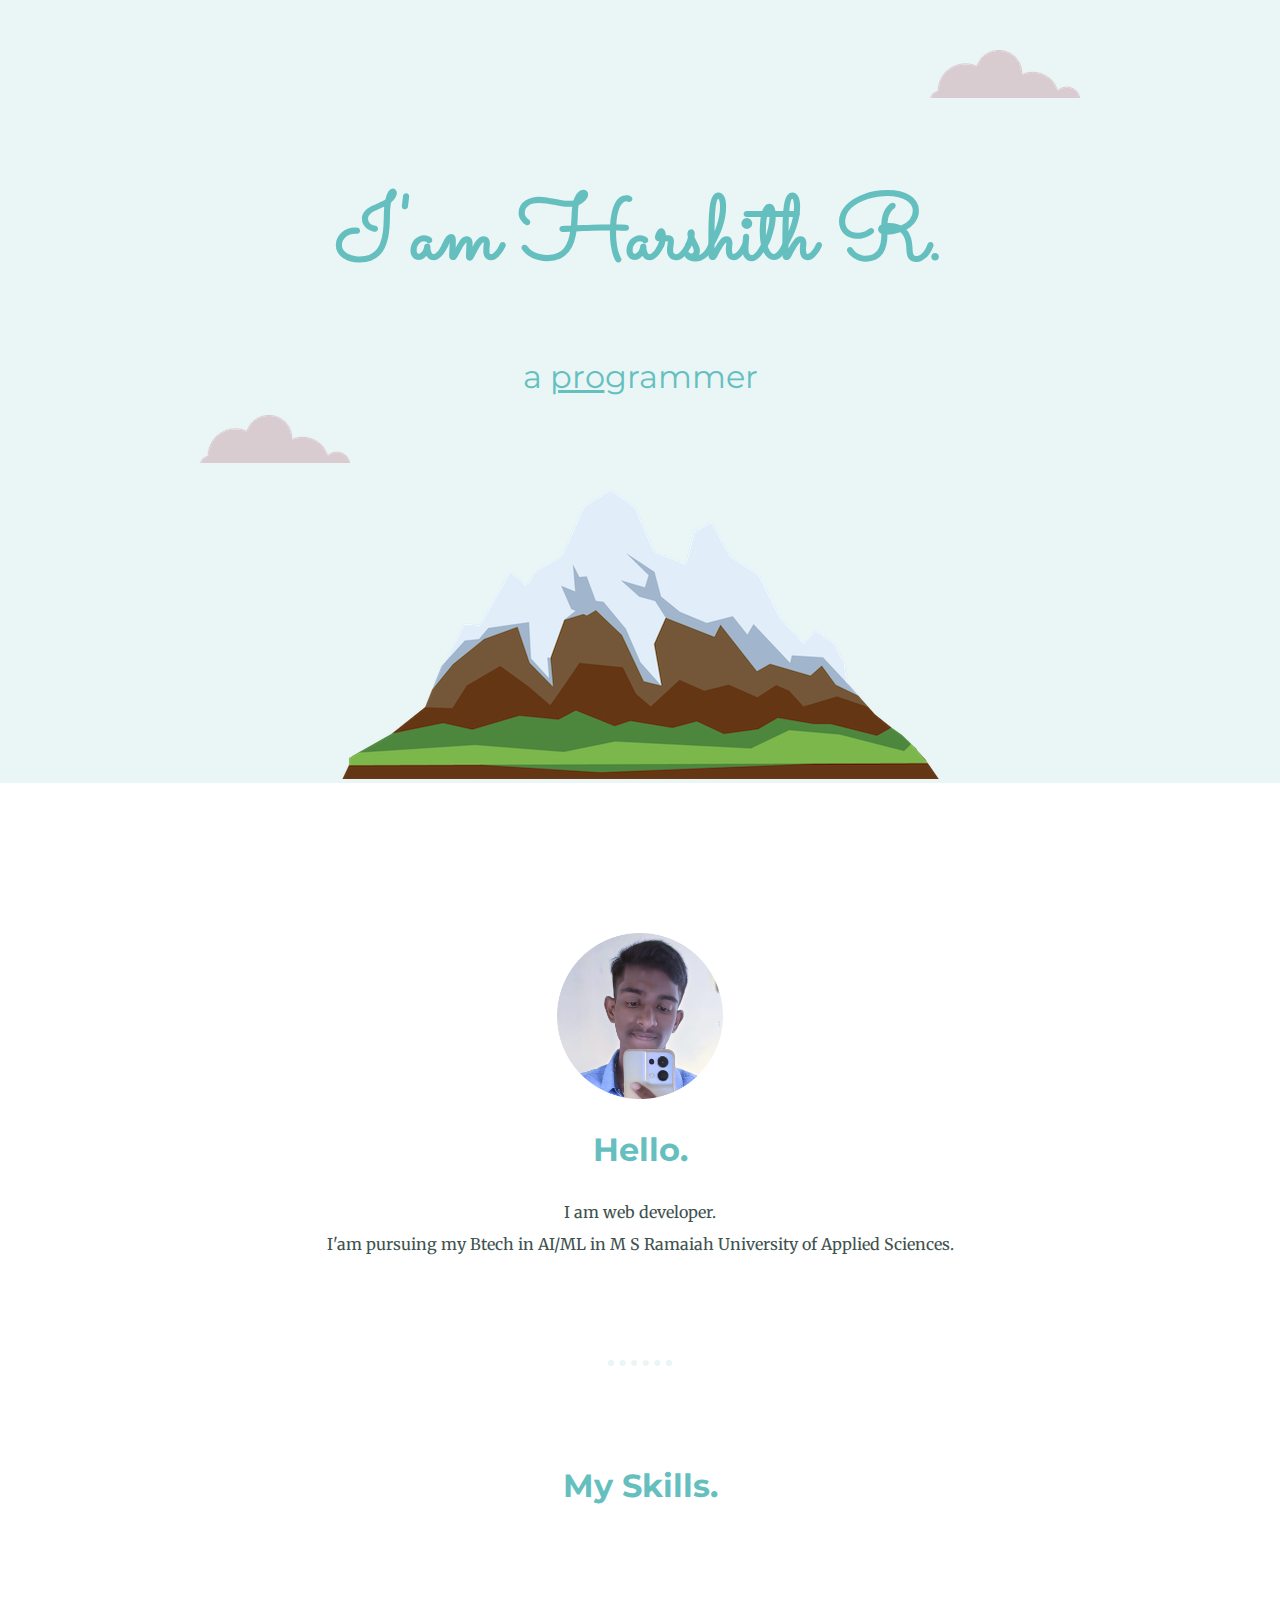
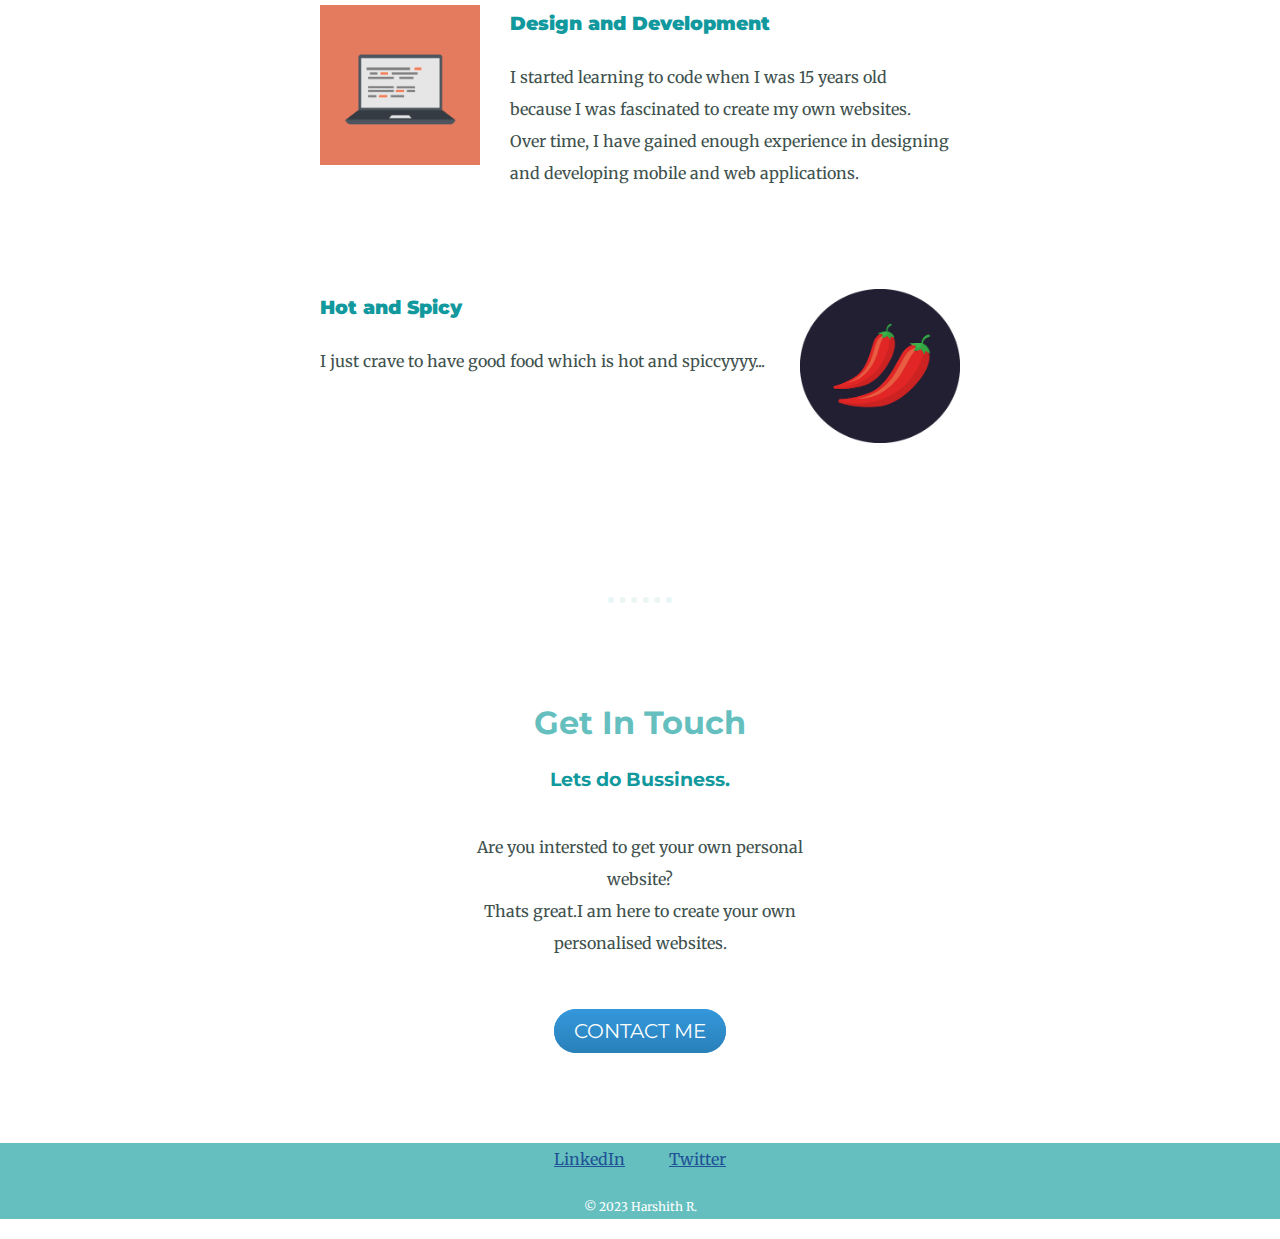
<file: index.html>
<!DOCTYPE html>
<html lang="en" dir="ltr">

<head>
  <meta charset="utf-8">
  <title>Harshith R</title>
  <link rel="stylesheet" href="styles.css">
  <link rel="icon" href="favicon.ico">
  <link rel="preconnect" href="https://fonts.googleapis.com">
  <link rel="preconnect" href="https://fonts.gstatic.com" crossorigin>
  <link href="https://fonts.googleapis.com/css2?family=Merriweather&family=Montserrat&family=Sacramento&display=swap" rel="stylesheet">
</head>

<body>
  <div class="top-container">
    <img class="top-cloud" src="cloud.png" alt="cloud-img">
    <h1>I'am Harshith R.</h1>
    <h2>a <span class="pro">pro</span>grammer</h2>
    <img class="bottom-cloud" src="cloud.png" alt="cloud-img">
    <img class="mountain" src="mountain.png" alt="mountain-image">
  </div>
  <div class="middle-container">
    <div class="profile">
      <img class="profile-img" src="circle_image.png" alt="Harshith's Profile Image" >
      <h2><b>Hello.</b></h2>
      <p class="profile-description">I am web developer.<br>
         I'am pursuing my Btech in AI/ML in M S Ramaiah University of Applied Sciences. </p>
    </div>
    <hr>
    <div class="skills">
      <h2><b>My Skills.</b></h2>
      <div class="skill-row">
        <img class="computer" src="computer.png" alt="computer image" >
        <h3><b>Design and Development</b></h3>
        <p class="dd-description">I started learning to code when I was 15 years old <br>
          because I was fascinated to create my own websites.<br>
          Over time, I have gained enough experience in designing<br>
           and developing mobile and web applications.</p>
      </div>
      <div class="skill-row">
        <img class="chilli" src="chillies.png" alt="chilli image"  >
        <h3 class="h_s"><b>Hot and Spicy</b></h3>
        <p class="chilli-description">I just crave to have good food which is hot and spiccyyyy...</p>
      </div>
    </div>
    <br>

  <hr>
    <div class="contact-me">
      <h2><b>Get In Touch</b></h2>
      <h3>Lets do Bussiness.</h3>
      <p class="getintouch">Are you intersted to get your own personal website?<br>
      Thats great.I am here to create your own personalised websites.</p>
      <a class="btn" href="mailto:harshithr2004@email.com">CONTACT ME</a>
    </div>
  </div>


  <div class="bottom-container">
    <a class="footer-link" href="https://www.linkedin.com/in/harshith-r-904a98258/">LinkedIn</a>
    <a class="footer-link" href="https://twitter.com/harshith_r97/">Twitter</a>
    <p class="copyright">© 2023 Harshith R.</p>
  </div>


</body>

</html>
</file>
<file: styles.css>
body {
  margin: 0;
  text-align: center;
  font-family: 'Merriweather', serif;
  color: #40514E;
}

.pro {
  text-decoration: underline;
}


h1 {
  font-size: 5.625rem;
  margin: 50px auto 0 auto;
  font-family: 'Sacramento', cursive;
  color: #66BFBF;
  line-height: 2;
}

h2 {
  font-family: 'Montserrat', sans-serif;
  color: #66BFBF;
  font-weight: normal;
  font-size: 2em;
}

h3 {
  font-family: 'Montserrat', sans-serif;
  color: #11999E;
}
.top-cloud {
  position: absolute;
  right: 200px;
  top: 50px;
}

.bottom-cloud {
  position: absolute;
  left: 200px;
  bottom: 320px;
}

a {
  color: #11999E;
}

p {
  line-height: 2;
}

hr{
  border: dotted #EAF6F6 6px;
  border-bottom: none;
  width: 4%;
  margin: 100px auto 100px auto;
  align-items: center;
}

.top-container {
  background-color: #EAF6F6;
  position: relative;
  padding-top: 100px;
}

.profile-img{
  margin-top: 50px;
  width: 13%;
}
 .profile-description{
  color: #40514E;
  margin: auto;
  text-align: center;
 }

.dd-description{
  text-align: left;
}

.middle-container{
  margin: 100px 0;
}

.skill-row{
  width: 50%;
  margin: 100px auto 100px auto;
  text-align: left;
  line-height: 2;
}

.chilli-description {
  text-align: left;
}

.h_s{
    color: #11999E;
}






.computer{
  width: 25%;
  float: left;
  margin-right: 30px ;
}

.chilli{
    width: 25%;
    float: right;
    margin-left: 30px;
}




.getintouch{
  width: 30%;
  margin: 40px auto 60px;
  text-align: center;
}

.btn {
  background: #3498db;
  background-image: -webkit-linear-gradient(top, #3498db, #2980b9);
  background-image: -moz-linear-gradient(top, #3498db, #2980b9);
  background-image: -ms-linear-gradient(top, #3498db, #2980b9);
  background-image: -o-linear-gradient(top, #3498db, #2980b9);
  background-image: linear-gradient(to bottom, #3498db, #2980b9);
  -webkit-border-radius: 28;
  -moz-border-radius: 28;
  border-radius: 28px;
  font-family: 'Montserrat', sans-serif;
  color: #ffffff;
  font-size: 20px;
  padding: 10px 20px 10px 20px;
  text-decoration: none;
}

.btn:hover {
  background: #30e3cb;
  background-image: -webkit-linear-gradient(top, #30e3cb, #2bc4ad);
  background-image: -moz-linear-gradient(top, #30e3cb, #2bc4ad);
  background-image: -ms-linear-gradient(top, #30e3cb, #2bc4ad);
  background-image: -o-linear-gradient(top, #30e3cb, #2bc4ad);
  background-image: linear-gradient(to bottom, #30e3cb, #2bc4ad);
  text-decoration: none;
}

.bottom-container{
  line-height: 2;
  background-color: #66BFBF;
  text-decoration: none;
}

a{
  color: #205295;
  margin: 10px 20px;
}
a:hover{
  color: white;
}
.copyright{
  color: white;
  margin : 20px 0;
  font-size: 0.75rem;
}
</file>
